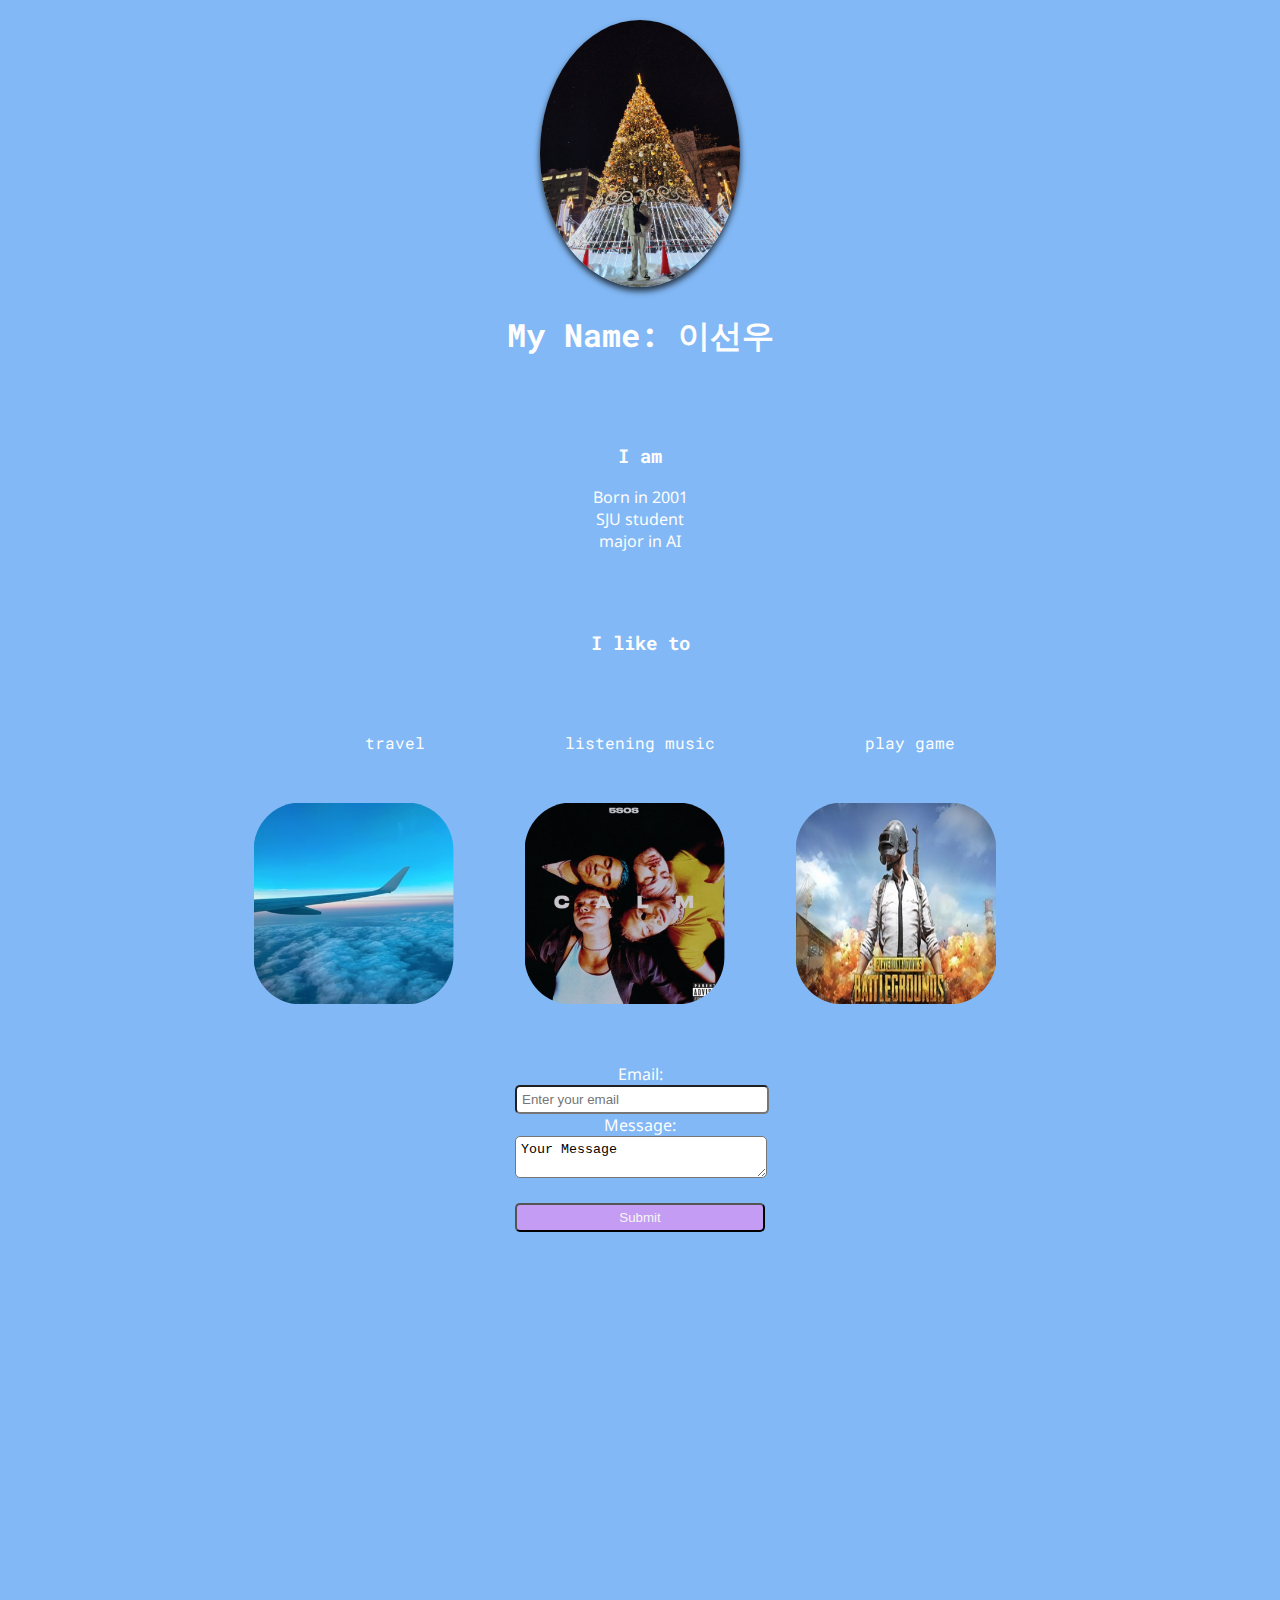
<file: 21012048_이선우/index.html>
<!DOCTYPE html>
<html>
<head>
	<title>Welcome to my website!</title>
	<link type="text/css" rel="stylesheet" href="style.css">
	<link href="https://fonts.googleapis.com/css?family=Noto+Sans|Roboto+Mono&display=swap" rel="stylesheet">
</head>
<body>
	<div class="container">
		<div class="intro">
			<img class="profile-picture" src="images/iam.jpg"  />
			<h1>My Name: 이선우</h1>
		</div>
		<pre>

		</pre>
		<div class="about-grid">
			<div class="i-am">
				<h3>I am</h3>
				<ul class="about-list">
					<li>Born in 2001</li>
					<li>SJU student</li>
					<li>major in AI</li>
				</ul>
			
		</div>
		<pre>

		</pre>
	</div>
	<div class="about-grid">
		</div>
			<div>
				<h3>I like to</h3>
				<pre>
					
				</pre>
				<ul class="about-list">
					<pre><li>    travel              listening music               play game</li></pre>
					<img class="image" src="images/travel.jpg"/>
					<img class="image" src="images/music.jpg"/>
					<img class="image" src="images/game.jpg"/>
				</ul>
			</div>	
		</div>

	</div>
	<div class="container">
		<div class="links-and-contact">
			<div>
				<form action="#">
					<label for="email">
						Email: <input type="email" id="email" placeholder="Enter your email" /> 
					</label>
					<label for="message">
						Message: <textarea id="message">Your Message</textarea>
					</label>
					<input type="submit" class="submit-button-wrapper " valid="Send Message" />
				</form>
			</div>
		</div>
		<div class="map">
			<iframe src="https://www.google.com/maps/embed?pb=!1m18!1m12!1m3!1d3163.138268457878!2d127.07144581539984!3d37.551806032728976!2m3!1f0!2f0!3f0!3m2!1i1024!2i768!4f13.1!3m3!1m2!1s0x357ca4d0720eecc1%3A0x1a7ad975c6b5e4eb!2sSejong%20University!5e0!3m2!1sen!2skr!4v1678864186760!5m2!1sen!2skr" width="600" height="450" style="border:0;" allowfullscreen="" loading="lazy" referrerpolicy="no-referrer-when-downgrade"></iframe>
		</div>
	</div>
</body>
</html>
</file>
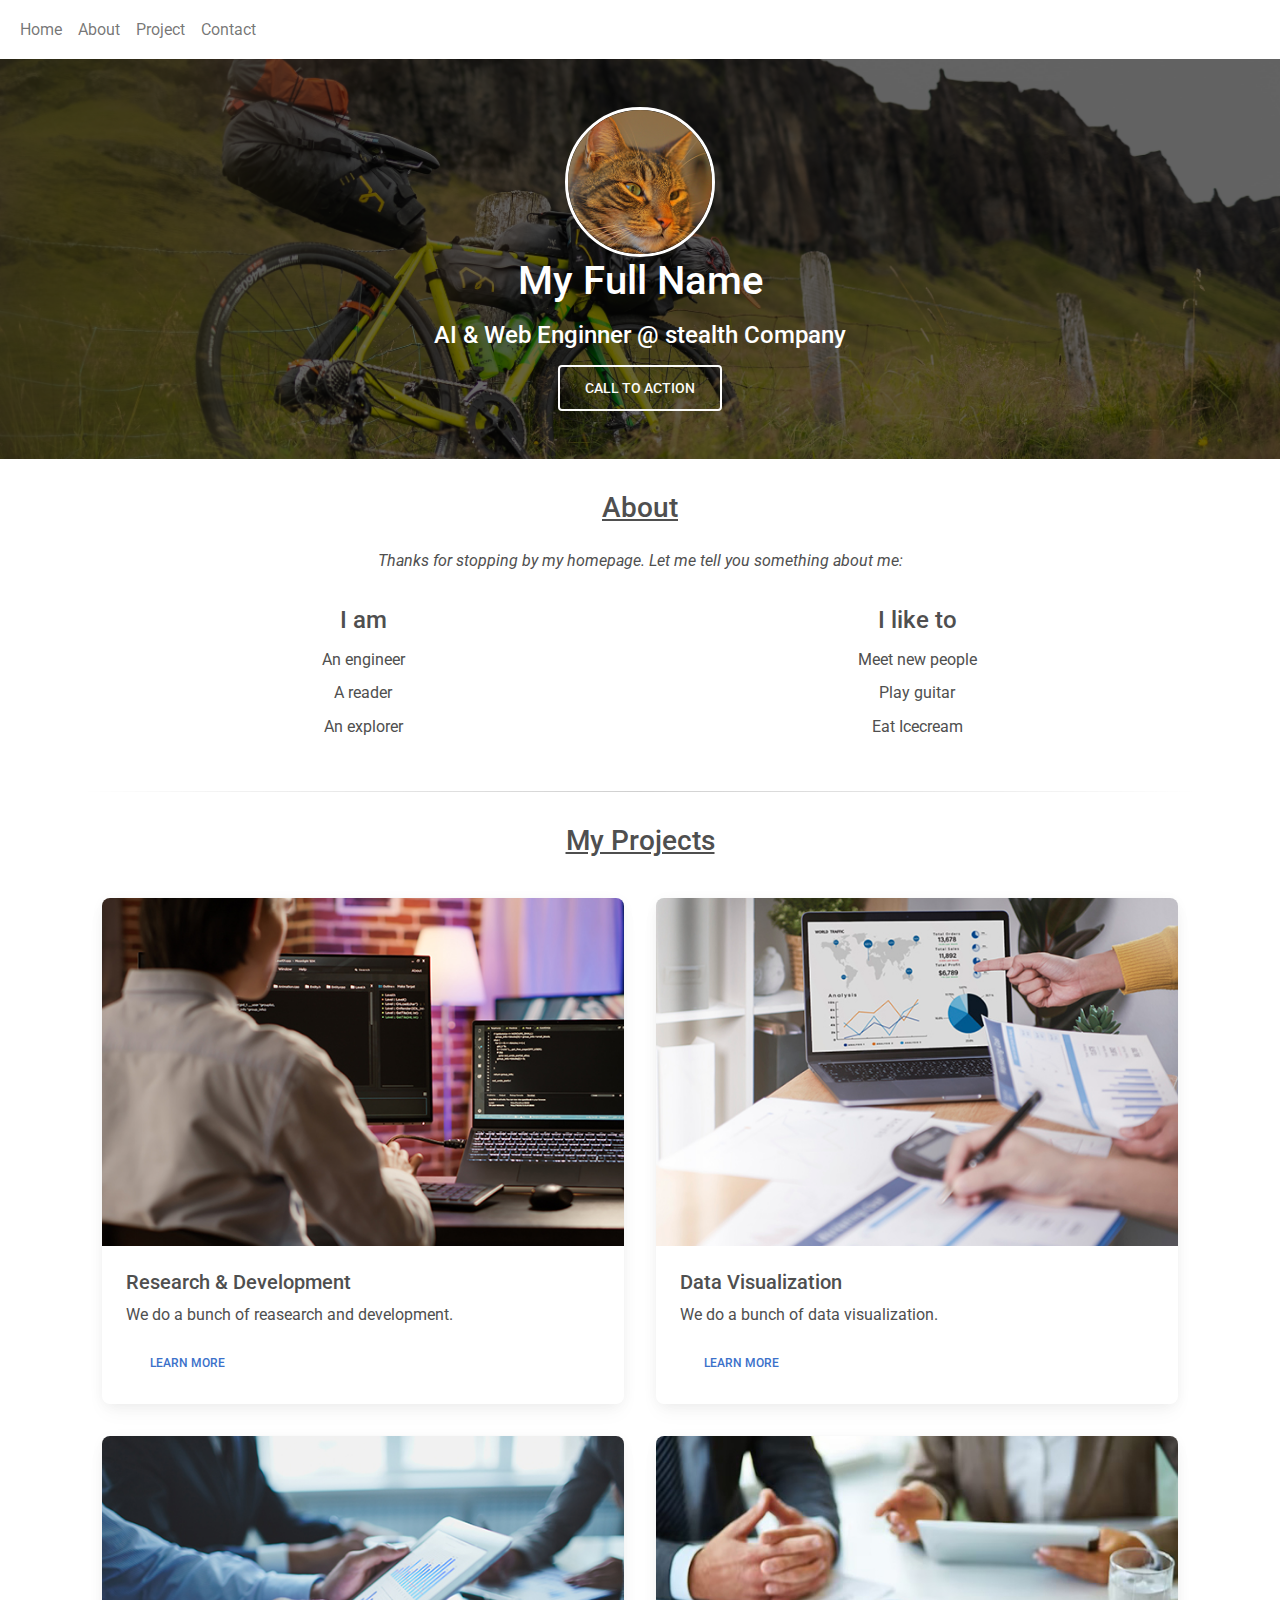
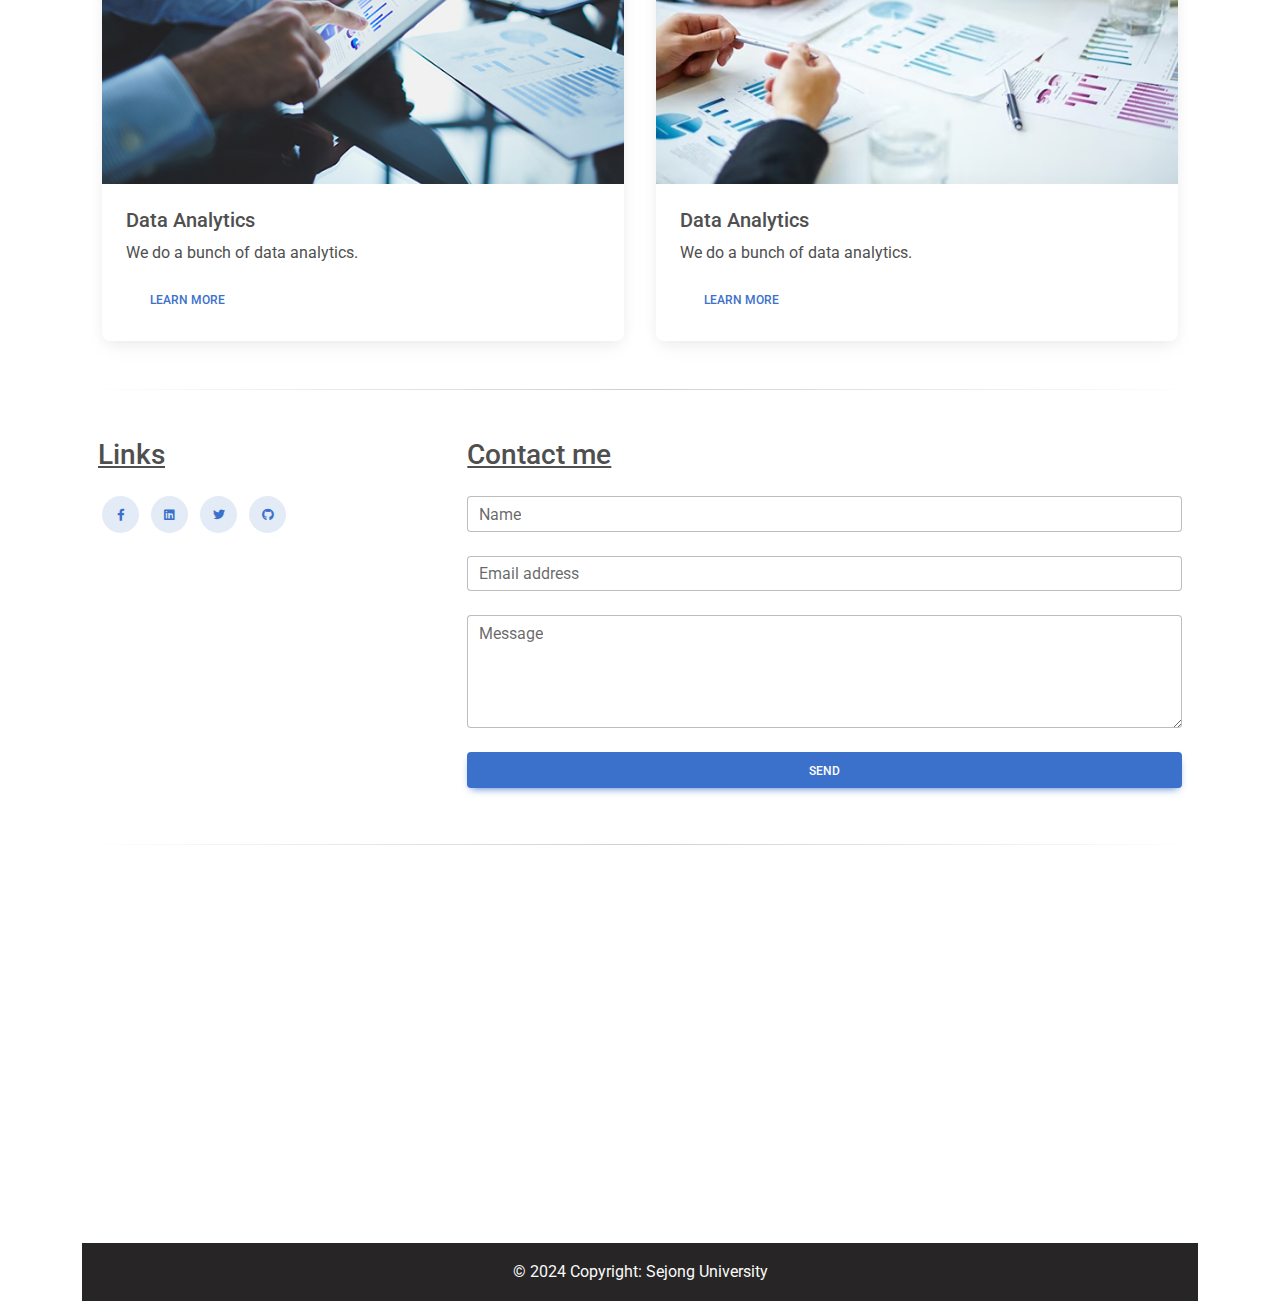
<file: week4-2/index.html>
<!DOCTYPE html>
<html lang="en">
  <head>
    <meta charset="UTF-8" />
    <meta name="viewport" content="width=device-width, initial-scale=1, shrink-to-fit=no" />
    <meta http-equiv="x-ua-compatible" content="ie=edge" />
    <title>Material Design for Bootstrap</title>
    <!-- MDB icon -->
    <link rel="icon" href="img/mdb-favicon.ico" type="image/x-icon" />
    <!-- Font Awesome -->
    <link
      rel="stylesheet"
      href="https://cdnjs.cloudflare.com/ajax/libs/font-awesome/6.0.0/css/all.min.css"
    />
    <!-- Google Fonts Roboto -->
    <link
      rel="stylesheet"
      href="https://fonts.googleapis.com/css2?family=Roboto:wght@300;400;500;700;900&display=swap"
    />
    <!-- MDB -->
    <link rel="stylesheet" href="css/mdb.min.css" />
    <style>
      hr {
      border: 0;
      height: 1px;
      background-image: linear-gradient(to right, rgba(0, 0, 0, 0), rgba(0, 0, 0, 0.75),
      rgba(0, 0, 0, 0));
      }
      </style>
  </head>
  <body>
    <!-- Navbar -->
    <nav class="navbar navbar-expand-lg navbar-light bg-white">
      <div class="container-fluid">
        <button
          class="navbar-toggler"
         type="button"
          data-mdb-toggle="collapse"
         data-mdb-target="#navbarExample01"
         aria-controls="navbarExample01"
          aria-expanded="false"
          aria-label="Toggle navigation"
       >
         <i class="fas fa-bars"></i>
        </button>
         <div class="collapse navbar-collapse" id="navbarExample01">
          <ul class="navbar-nav me-auto mb-2 mb-lg-0">
           <li class="nav-item active">
              <a class="nav-link" aria-current="page" href="#">Home</a>
            </li>
            <li class="nav-item">
              <a class="nav-link" href="#about">About</a>
           </li>
           <li class="nav-item">
              <a class="nav-link" href="#project">Project</a>
            </li>
            <li class="nav-item">
              <a class="nav-link" href="#contact">Contact</a>
            </li>
         </ul>
        </div>
      </div>
    </nav>
 
    <div
     class="p-5 text-center bg-image"
      style="
       background-image: url('img/background.jpg');
       height: 400px;
       "
  >
     <div class="mask" style="background-color: rgba(0, 0, 0, 0.6);">
        <div class="d-flex justify-content-center align-items-center h-100">
          <div class="text-white">
            <img src="img/profile.png" width="150px" class="profile-picture img-fluid
border border-3 border-white rounded-circle">
            <h1 class="mb-3">My Full Name</h1>
           <h4 class="mb-3">AI & Web Enginner @ stealth Company</h4>
           <a class="btn btn-outline-light btn-lg" href="#!" role="button"
           >Call to action</a
            >
         </div>
       </div>
      </div>
   </div>
  <!-- Background image -->
    
    <!--header-->
    <!--header-->

    <!-- container -->
    <div class="container">
      <!-- about me -->
      <div class="row p-3" id="about">
        <h3 class="text-center py-3 text-decoration-underline">About</h3>
        <p class="text-center fst-italic">Thanks for stopping by my homepage. Let me tell
        you something about me: </p>
        <div class="col-md-6 text-center py-3">
        <h4>I am</h4>
        <ul class="list-group list-group-light">
        <li class="list-group-item border-0 py-1">An engineer</li>
        <li class="list-group-item border-0 py-1">A reader</li>
        <li class="list-group-item border-0 py-1">An explorer</li>
        </ul>
        </div>
        <div class="col-md-6 text-center py-3">
        <h4>I like to</h4>
        <ul class="list-group list-group-light">
        <li class="list-group-item border-0 py-1">Meet new people</li>
        <li class="list-group-item border-0 py-1">Play guitar</li>
        <li class="list-group-item border-0 py-1">Eat Icecream</li>
        </ul>
       </div>
      </div>

      <!-- about me -->
      <hr/>

      <!-- project -->
      <div class="row p-3" id="project">
        <h3 class="text-center pb-3 text-decoration-underline">My Projects</h3>
        <!-- first project -->
        <div class="col-md-6 p-3">
        <div class="card">
        <div class="bg-image hover-overlay ripple" data-mdb-ripple-color="light">
        <img src="img/projects/project-4.jpg"" class="img-fluid"/>
        <a href="#">
        <div class="mask" style="background-color: rgba(251, 251, 251, 0.15);"></div>
        </a>
        </div>
        <div class="card-body">
        <h5 class="card-title">Research & Development</h5>
        <p class="card-text">We do a bunch of reasearch and development.</p>
        <a href="#" class="btn btn-link">Learn more</a>
        </div>
        </div>
        </div>
        <!-- first project -->
        <!-- second project -->
        <div class="col-md-6 p-3">
        <div class="card">
        <div class="bg-image hover-overlay ripple" data-mdb-ripple-color="light">
        <img src="img/projects/project-2.jpg"" class="img-fluid"/>
        <a href="project.html">
        <div class="mask" style="background-color: rgba(251, 251, 251, 0.15);"></div>
        </a>
        </div>
        <div class="card-body">
        <h5 class="card-title">Data Visualization</h5>
        <p class="card-text">We do a bunch of data visualization.</p>
        <a href="#" class="btn btn-link">Learn more</a>
        </div>
        </div>
        </div>
        <!-- second project -->
        <!-- third project -->
        <div class="col-md-6 p-3">
          <div class="card">
            <div class="bg-image hover-overlay ripple" data-mdb-ripple-color="light">
            <img src="img/projects/project-3.jpg"" class="img-fluid"/>
            <a href="#">
            <div class="mask" style="background-color: rgba(251, 251, 251, 0.15);"></div>
            </a>
            </div>
            <div class="card-body">
            <h5 class="card-title">Data Analytics</h5>
            <p class="card-text">We do a bunch of data analytics.</p>
            <a href="#" class="btn btn-link">Learn more</a>
            </div>
            </div>
            </div>
            <!-- third project -->
            <!-- fourth project -->
            <div class="col-md-6 p-3">
            <div class="card">
            <div class="bg-image hover-overlay ripple" data-mdb-ripple-color="light">
            <img src="img/projects/project-1.jpg" class="img-fluid"/>
            <a href="#">
            <div class="mask" style="background-color: rgba(251, 251, 251, 0.15);"></div>
            </a>
            </div>
            <div class="card-body">
            <h5 class="card-title">Data Analytics</h5>
            <p class="card-text">We do a bunch of data analytics.</p>
            <a href="#" class="btn btn-link">Learn more</a>
            </div>
            </div>
            </div>
            <!-- fourth project -->
            </div>
            
      <!-- project -->
      <hr/>

      <!-- contact -->
      <div class="row p-3" id="contact">
        <!-- links -->
        <div class="col-md-4">
        <h3 class="text-decoration-underline py-3">Links</h3>
        <button type="button" class="btn btn-secondary btn-floating mx-1" >
        <a href="http://facebook.com" target="_blank"><i class="fab fa-facebook-f"></i></a>
        </button>
        <button type="button" class="btn btn-secondary btn-floating mx-1">
        <a href="http://linkedin.com" target="_blank"><i class="fab fa-linkedin"></i></a>
        </button>
        <button type="button" class="btn btn-secondary btn-floating mx-1">
        <a href="http://twitter.com" target="_blank"><i class="fab fa-twitter"></i></a>
        </button>
        <button type="button" class="btn btn-secondary btn-floating mx-1">
        <a href="http://github.com" target="_blank"><i class="fab fa-github"></i></a>
        </button>
        </div>
        <!-- contact form -->
        <div class="col-md-8">
        <h3 class="text-decoration-underline py-3">Contact me</h3>
        <form>
        <!-- Name input -->
        <div class="form-outline mb-4">
        <input type="text" id="form4Example1" class="form-control" />
        <label class="form-label" for="form4Example1">Name</label>
        </div>
        <!-- Email input -->
        <div class="form-outline mb-4">
        <input type="email" id="form4Example2" class="form-control" />
        <label class="form-label" for="form4Example2">Email address</label>
        </div>
        <!-- Message input -->
        <div class="form-outline mb-4">
        <textarea class="form-control" id="form4Example3" rows="4"></textarea>
        <label class="form-label" for="form4Example3">Message</label>
        </div>
        <!-- Submit button -->
        <button type="submit" class="btn btn-primary btn-block mb-4">Send</button>
        </form>
        </div>
        </div>
      <!-- contact -->
      <hr/>

      <!-- map -->
      <div class="row p-3">
        <iframe class="col-md-12" height="350px"
        src="https://www.google.com/maps/embed?pb=!1m18!1m12!1m3!1d3163.138268457878!2d127.071
        44581539984!3d37.551806032728976!2m3!1f0!2f0!3f0!3m2!1i1024!2i768!4f13.1!3m3!1m2!1s0x3
        57ca4d0720eecc1%3A0x1a7ad975c6b5e4eb!2sSejong%20University!5e0!3m2!1sen!2skr!4v1678864
        186760!5m2!1sen!2skr" style="border:0;" allowfullscreen="" loading="lazy"
        referrerpolicy="no-referrer-when-downgrade"></iframe>
        </div>
        
      <!-- map -->
    
    <!-- container -->

    <!-- footer -->
    <footer class="bg-dark text-center">
      <!-- Copyright -->
      <div class="text-light text-center p-3" style="background-color: rgb(39, 37, 37);">
      © 2024 Copyright:
      <a class="text-light" target="_blank" href="http://sejong.ac.kr/">Sejong University</a>
      </div>
      <!-- Copyright -->
    </footer>
      
    <!-- footer -->

   

    <!-- MDB -->
    <script type="text/javascript" src="js/mdb.min.js"></script>
    <!-- Custom scripts -->
    <script type="text/javascript"></script>
  </body>
</html>
</file>
<file: 21012048_이선우/style.css>
body {
	font-family: 'Noto Sans', sans-serif;
	background: #82b8f5;
	color: #fdfdfd;
}

h1, h2, h3, h4, pre {
	font-family: 'Roboto Mono', monospace;
    text-align:center;
}
.profile-picture{
    width:200px;
    border-radius:50%;
    box-shadow: 0 4px 6px 0 rgba(0, 1, 2, 0.75);
    transition: all ease-in-out .2s;
}
.container {
	max-width: 840px;
	margin: 0 auto;
}

.container > div {
	margin: 20px auto;
}

.intro {
    text-align: center;
}

.about-grid {
    text-align: center; 
}

.i-am {
    text-align: center;
    text-decoration: none
}

.about-list {
    list-style: none;
    padding: 0;
}

.image {
    width:200px;
    border-radius:30%;
    padding: 4%;
}

.links-and-contact {
    width: 250px;
    margin: auto;
    text-align: center;
    display: grid;
    grid-template-columns: 30% 70%;
}

form input, textarea {
	padding: 5px;
	border-radius: 5px;
	width: 240px;
}

form {
	width: 250px;
	margin: 0 auto;
}

form input[type="submit"] {
	width: 250px;
}

.submit-button-wrapper {
	margin: 20px 0;
    background-color: rgb(197, 156, 244);
    color: rgb(246, 246, 246);
}

.map{
    text-align: center;
}
</file>
